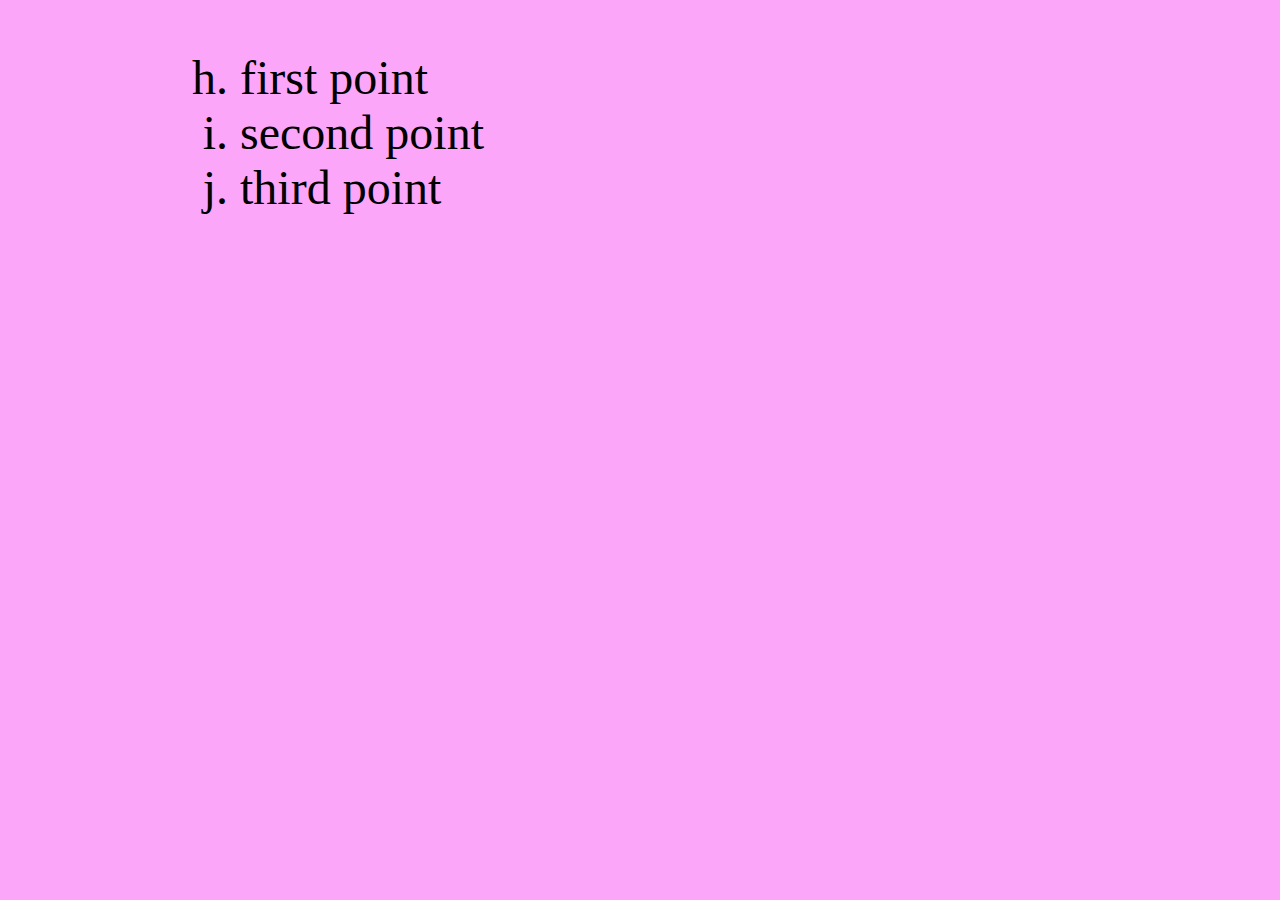
<file: test1.html>
<html>
<head>
<title>
testfile
</title>
</head>
<body bgcolor ="#fca6fa" leftmargin="200" rightmargin="50" topmargin="50">
<font size="30">
<ol start="8" type="a">
<li>first point</li>
<li>second point</li>
<li>third point</li>
</ol>
</body></html>
</file>
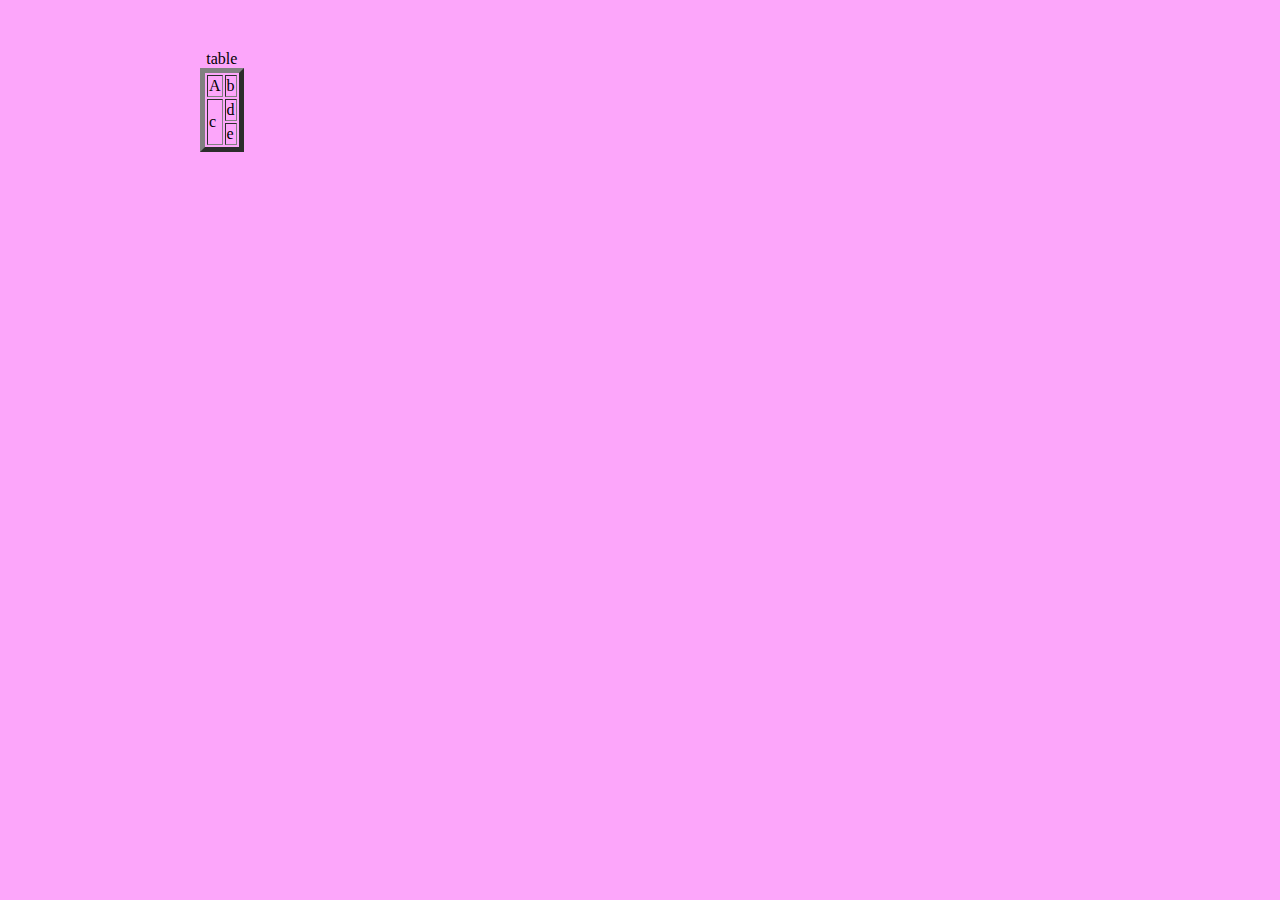
<file: test3.html>
<html>
<head>
<title>
abc
</title>
</head>
<body bgcolor ="#fca6fa" leftmargin="200" rightmargin="50" topmargin="50">
<table border="5"><caption>table</caption>
<tr><td colspan ="3">A</td>
<td>b</td></tr>
<tr>
<td rowspan="2" colspan="3">c</td>
<td>d</td>
<tr>
<td>e</td>
</tr>
</table>
</head>
</body>
</html>
</file>
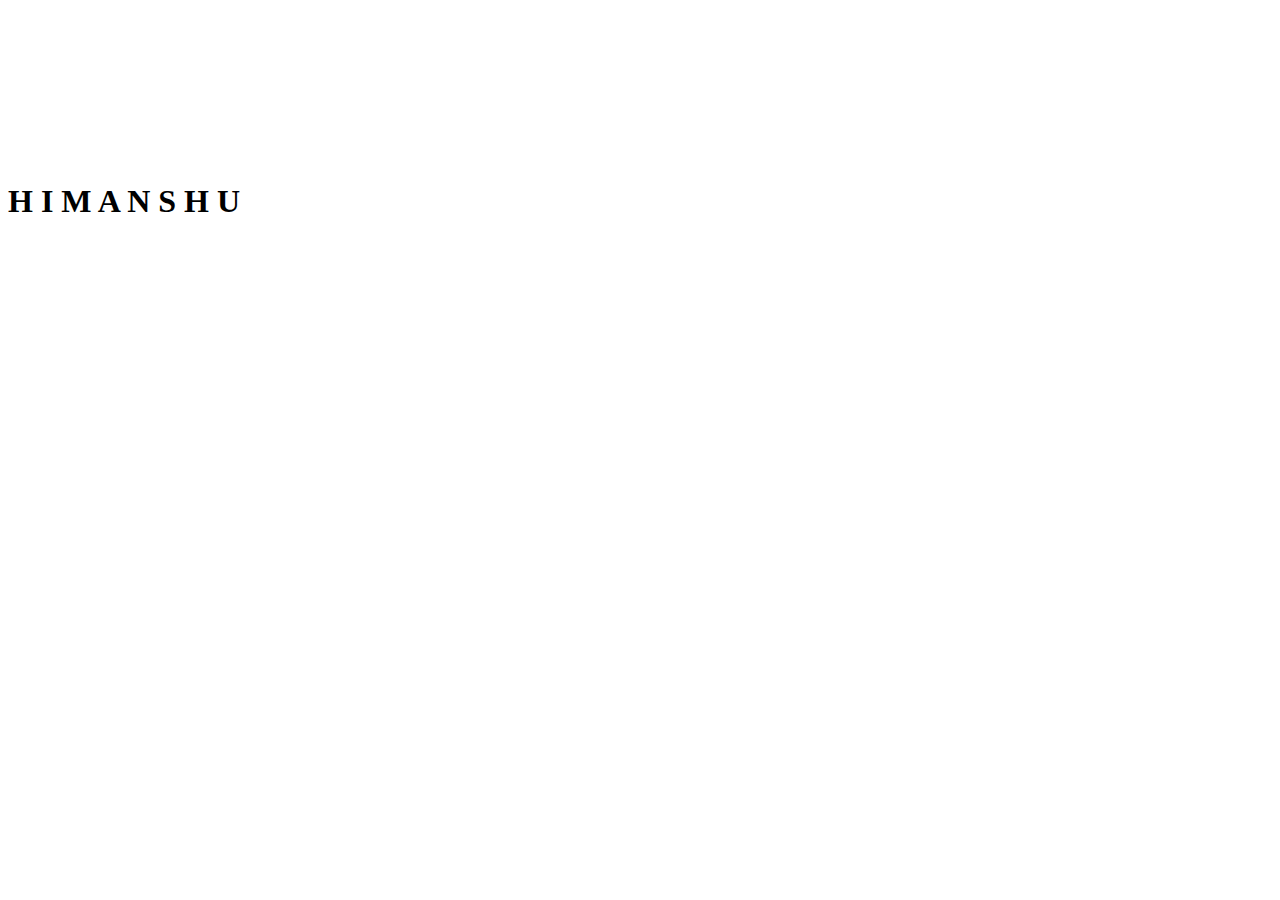
<file: test4.html>
<!DOCTYPE html>
<html lang="en">
<head>
    <meta charset="UTF-8">
    <meta http-equiv="X-UA-Compatible" content="IE=edge">
    <meta name="viewport" content="width=device-width, initial-scale=1.0">
    <link rel="stylesheet" href="C:/Users/91720/Downloads">
    <title>Document</title>
</head>
<body>
    <section>
     <video src="C:/Users/91720/Downloads" autoplay muted></video>
     <h1>
     <span>H</span>
     <span>I</span>
     <span>M</span>
     <span>A</span>
     <span>N</span>
     <span>S</span>
     <span>H</span>
     <span>U</span>
     </h1>

    </section>
    
</body>
</html>
</file>
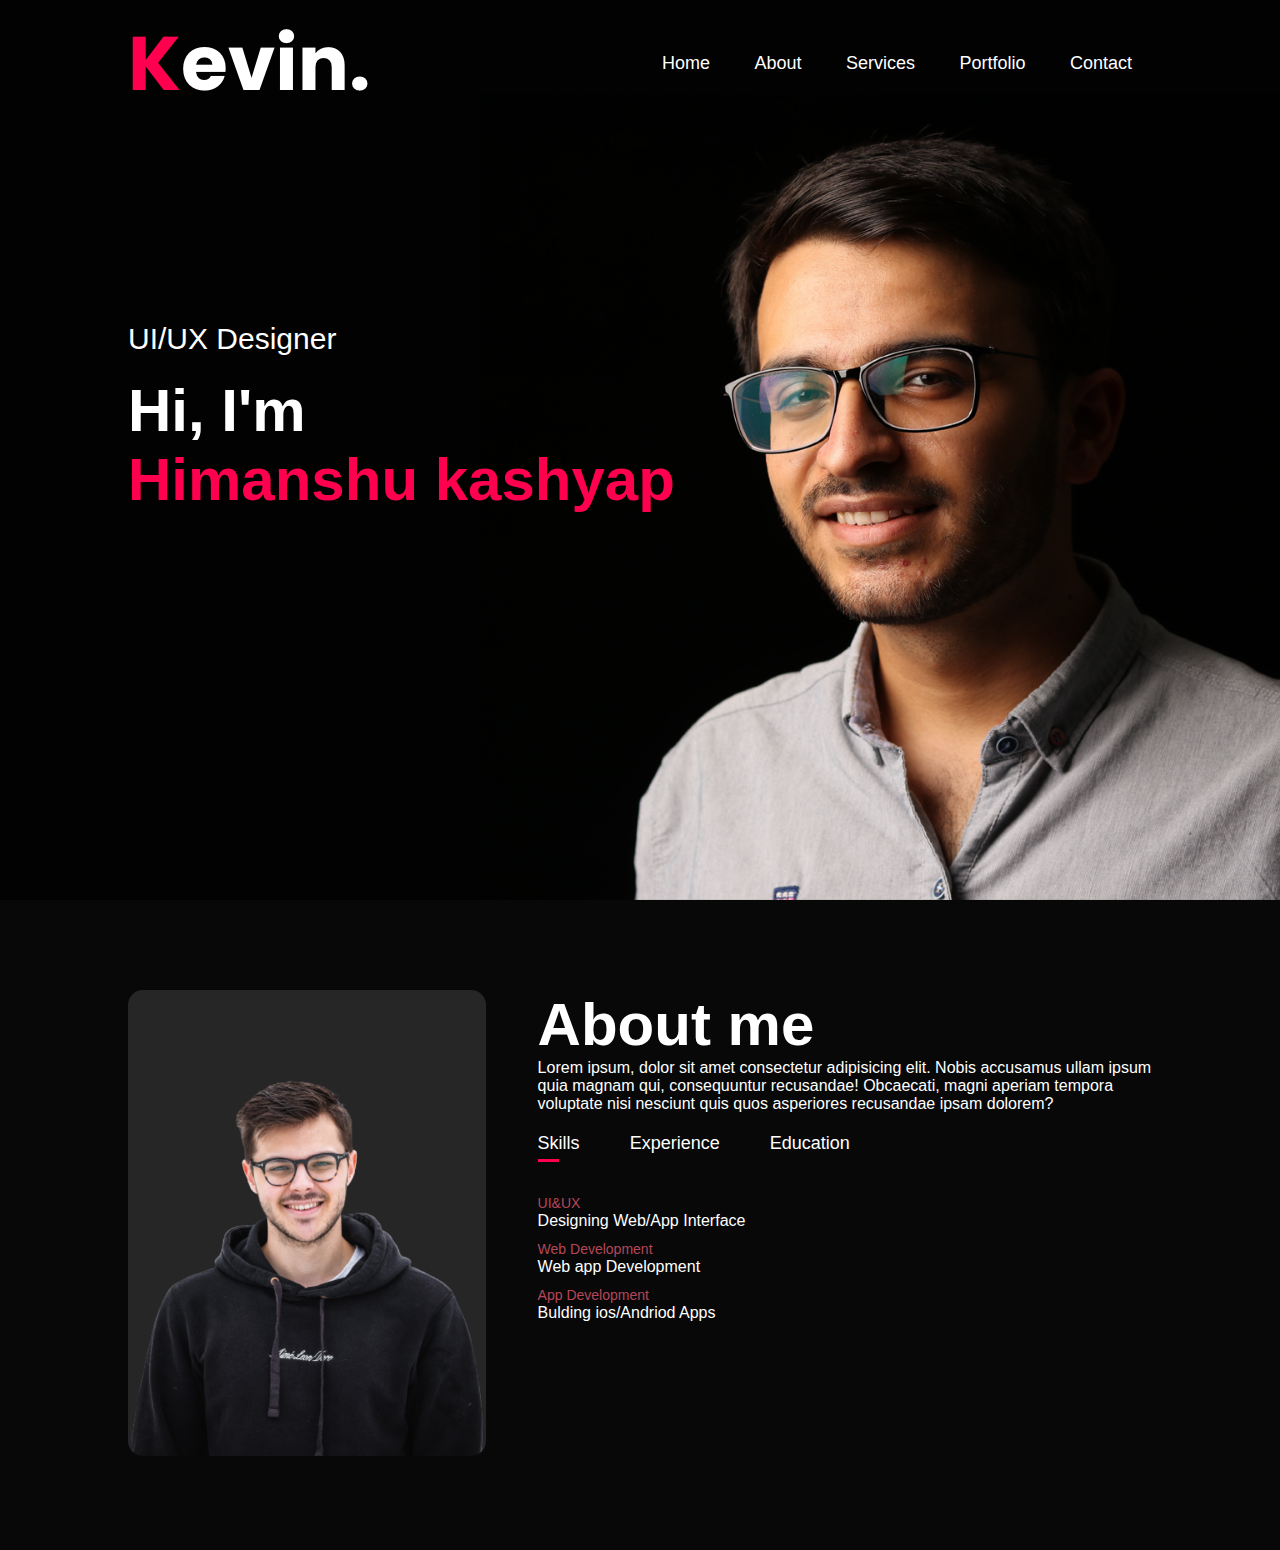
<file: .vscode/portfolio.html>
<!DOCTYPE html>
<html lang="en">
<head>
    <meta charset="UTF-8">
    <meta name="viewport" content="width=device-width, initial-scale=1.0">
    <title>my personal portfolio</title>
    <link rel="stylesheet" href="protfolio.css">
</head>
<body>
    <div id="header">
        <div class="container">
            <nav>
               <img src="logo.png" alt="wdew">
               <ul>
               <li><a href="#">Home</a></li>
               <li><a href="#">About</a></li>
               <li><a href="#">Services</a></li>
               <li><a href="#">Portfolio</a></li>
               <li><a href="#">Contact</a></li >
               </ul>
               
            </nav>
            <div class="header-text">
                <p>UI/UX Designer</p>
                <h1>Hi, I'm <span><br>Himanshu kashyap</span> </h1>
            </div>
        </div>
    </div>
<!----------------about------------>
    <div id="About">
        <div class="container">
            <div class="row">
                <div class="about-col-1">
                    <img src="user.png" >
                </div>
                <div class="about-col-2">
                    <h1 class="subtitle"> About me</h1>
                    <p>Lorem ipsum, dolor sit amet consectetur adipisicing elit. Nobis accusamus ullam ipsum quia magnam qui, consequuntur recusandae! Obcaecati, magni aperiam tempora voluptate nisi nesciunt quis quos asperiores recusandae ipsam dolorem?</p>
                <div class="tab-titles">
                    <p class="tab-links active-link "onclick="opentab('skills')">Skills</p>
                    <p class="tab-links"onclick="opentab('experience')">Experience</p>
                    <p class="tab-links"onclick="opentab('education')">Education</p>
                </div>
                <div class="tab-content active-tab" id="skills">
                    <ul>
                        <li><span>UI&UX</span><br>Designing Web/App Interface</li>
                        <li><span>Web Development</span><br>Web app Development</li>
                        <li><span>App Development</span><br>Bulding ios/Andriod Apps</li>
                    </ul>
                </div>
                <div class="tab-content" id="expercience">
                    <ul>
                        <li><span>2021 - Current</span><br>UI/UX Design Traning at Et Institute</li>
                        <li><span>2019 - 2021</span><br>Team Lead at Startup LCC.</li>
                        <li><span>2016 - 2017</span><br>Intership at ekart ecommerce.</li>
                        <li><span>2017 - 2019 </span><br>UI/UX Design Executive at Coin  Digital ltd.</li>
                    </ul>
                </div>
                <div class="tab-content">
                    <ul>
                        <li><span>2016</span><br>UI/UX Design Traning at Et Institute</li>
                        <li><span>2016</span><br>MBA From MIT Bangalore</li>
                        <li><span>2014</span><br>BBA From MIT Bangalore</li>
                    </ul>
                </div>
                </div>
            </div>
        </div>
    </div>
    <script>
var tablinks = document.getElementsByClassName("tab-links");
var tabcontent = document.getElementsByClassName("tab-contentk");
function opentab(tabname){
    
}    
</script>
</body>
</html>
</file>
<file: .vscode/protfolio.css>
*{
    margin: 0;
    padding: 0;
    font-family: 'poppins',sans-serif;
    box-sizing: border-box;
}
body{
background-color:#080808;
color:#fff;

}
#header{
    width: 100%;
    height: 100vh;
    background-image: url(background.png);
    background-size: cover;
    background-position: center;
}
.container{
padding: 10px 10%;

}
nav{
    display: flex;
    align-items: center;
    justify-content: space-between;
    flex-direction  :wrap;
}
logo{
width: 140px;

}
nav ul li{
    display: inline-block;
    list-style: none;
    margin: 10px 20px;
}
nav ul li a{
   color:#fff;
   font-size:18px;
   text-decoration:none;
   position: relative; 
}
nav ul li a::after{
    content:'';
    width: 0;
    height: 3px;
    background: #ff004f;
    position: absolute;
    left: 0;
    bottom: -6px;
    transition: 0.2s;
}
nav ul li a:hover::after{
    width: 100%;
}
.header-text{
margin-top: 20%;
font-size: 30px;
}
.header-text h1{
    font-size:60px;
    margin-top: 20px;
}
.header-text h1 span{
    color:#ff004f;
}
/*------------about-------*/
#About{
    padding: 80px 0;
    

}
.row{
display:flex;
justify-content: space-between;
flex-wrap:wrap;

}
.about-col-1{
    flex-basis: 35%;
}
.about-col-1 img{
     width: 100%;
    border-radius: 15px;
}
.about-col-2{
flex-basis: 60%;

}
.subtitle{
    font-size: 60px;
    font-weight: 600;
    color:#fff;

}
.tab-titles{
    display: flex;
    margin: 20px 0 40px;
}
.tab-links{
    margin-right: 50px;
    font-size:18px;
    font-weight: 500;
    cursor: pointer;
    position:relative;

}
.tab-links::after{
    content: '';
    width: 0;
    height: 3px;
    background:#ff004f;
    position:absolute;
    left:0;
    bottom:-8px;  
    transition: 0.2s;  
}
.tab-links.active-link::after{
    width:50%;

}
.tab-content ul li{

    list-style:none;
    margin: 10px 0;
}
.tab-content ul li span{
    color:#b54759;
    font-size:14px;
}
.tab-content{
    display: none;
}
.tab-content.active-tab{
    display: block;
}
</file>
